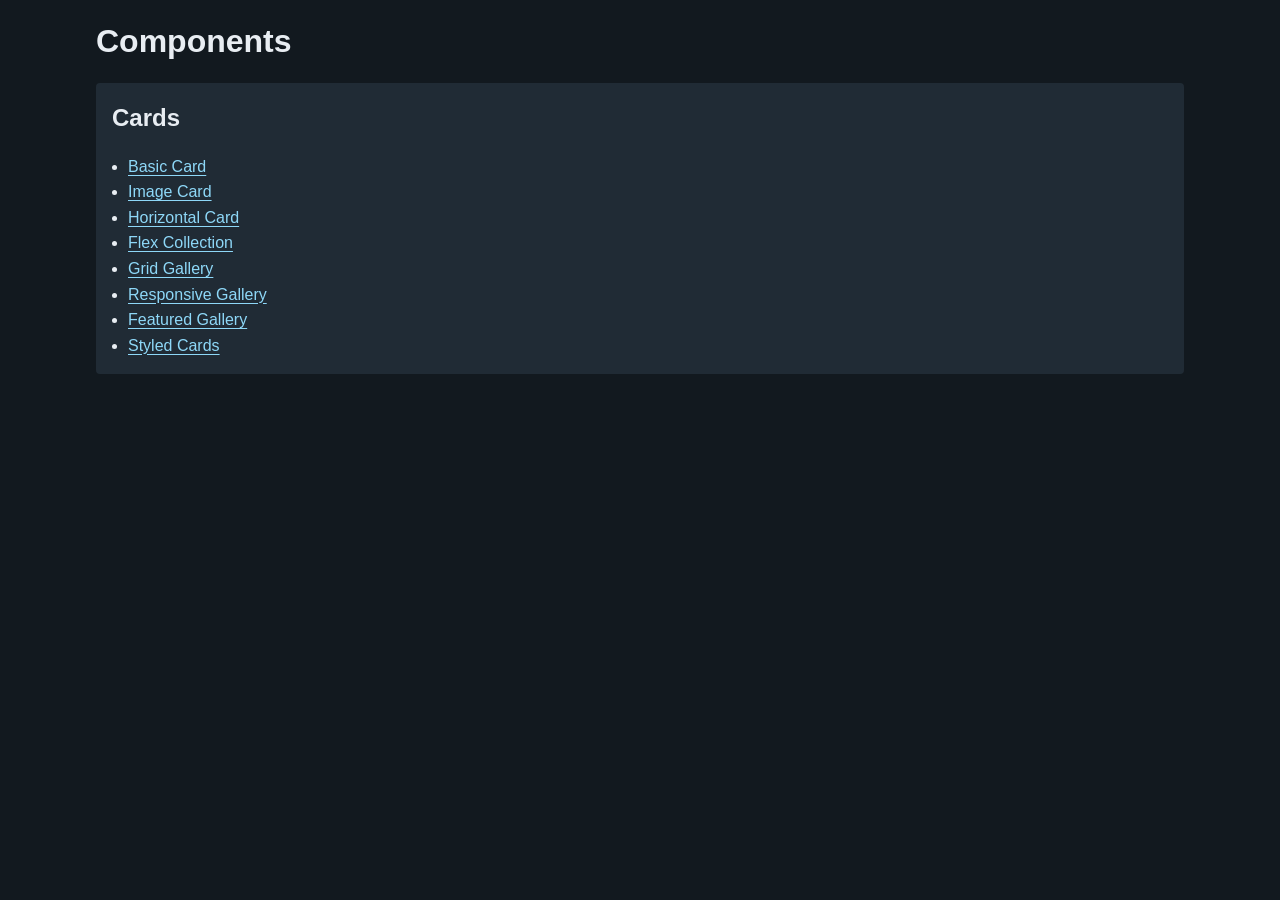
<file: components/index.html>
<!DOCTYPE html>
<html lang="en">
<head>
    <meta charset="UTF-8">
    <meta name="viewport" content="width=device-width, initial-scale=1.0">

    <link rel="stylesheet" href="style.css">

    <title>Component Examples</title>
</head>
<body>
    
    <!-- Unique content for the website -->
    <main class="container">
        <h1>Components</h1>

        <section class="category rounded">
            <h2>Cards</h2>

            <ul>
                <li>
                    <a href="cards/01-basic-card.html">
                        Basic Card
                    </a>
                </li>
                <li>
                    <a href="cards/02-image-card.html">
                        Image Card
                    </a>
                </li>
                <li>
                    <a href="cards/03-horizontal-card.html">
                        Horizontal Card
                    </a>
                </li>
                <li>
                    <a href="cards/04-flex-collection.html">
                        Flex Collection
                    </a>
                </li>
                <li>
                    <a href="cards/05-grid-gallery.html">
                        Grid Gallery
                    </a>
                </li>
                <li>
                    <a href="cards/06-responsive-gallery.html">
                        Responsive Gallery
                    </a>
                </li>
                <li>
                    <a href="cards/07-featured-gallery.html">
                        Featured Gallery
                    </a>
                </li>
                <li>
                    <a href="cards/08-styled-cards.html">
                        Styled Cards
                    </a>
                </li>
            </ul>
        </section>
    </main>

</body>
</html>
</file>
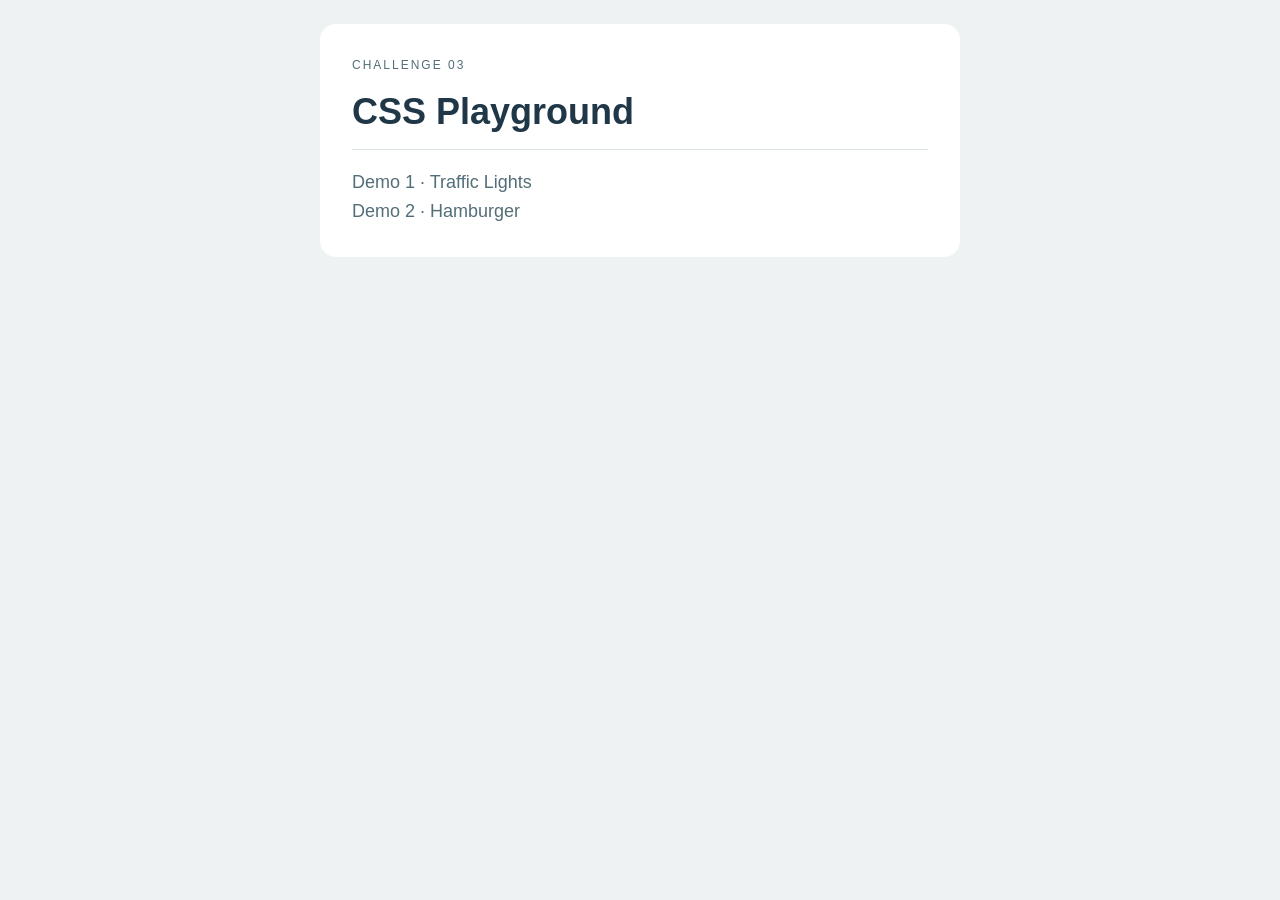
<file: playground/index.html>
<!DOCTYPE html>
<html lang="en">
<head>
    <meta charset="UTF-8">
    <meta name="viewport" content="width=device-width, initial-scale=1.0">

    <link rel="stylesheet" href="style.css">

    <title>CSS Playground</title>
</head>
<body>
    
    <main>

        <header>
            <div class="eyebrow">Challenge 03</div>
            <h1>CSS Playground</h1>
        </header>

        <ul class="menu">

            <li>
                <a href="demo-1-traffic-lights.html">
                    Demo 1 &middot; Traffic Lights
                </a>
            </li>
            <li>
                <a href="demo-2-hamburger.html">
                    Demo 2 &middot; Hamburger
                </a>
            </li>

        </ul>

    </main>

</body>
</html>
</file>
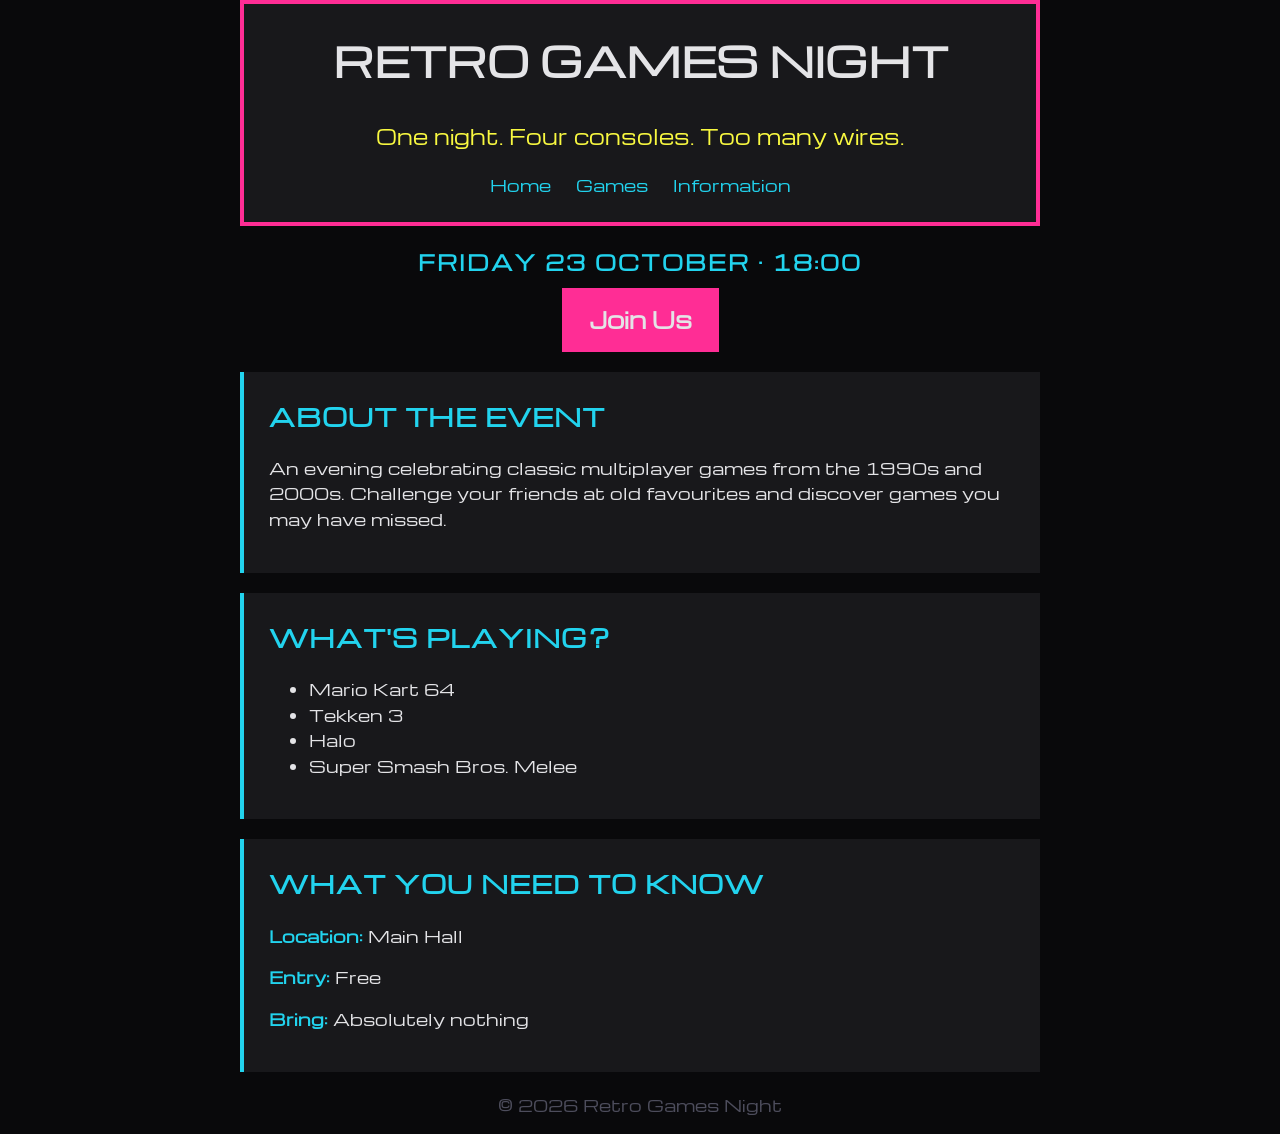
<file: retro/index.html>
<!DOCTYPE html>
<html lang="en">
<head>
    <meta charset="UTF-8">
    <meta name="viewport" content="width=device-width, initial-scale=1.0">

    <link rel="stylesheet" href="style.css">

    <title>Retro Games Night</title>
</head>
<body>
    
    <!-- Used to center the content -->
    <div>

        <header>
            <h1>Retro Games Night</h1>
            <p>One night. Four consoles. Too many wires.</p>
    
            <nav>
                <a href="#">Home</a>
                <a href="#">Games</a>
                <a href="#">Information</a>
            </nav>
        </header>
    
        <main>
            <section class="important">
                <time>Friday 23 October &middot; 18:00</time>
                <a href="#" class="button">Join Us</a>
            </section>
            
            <section class="info">
                <h2>About the Event</h2>
                <p>An evening celebrating classic multiplayer games from the 1990s and 2000s. Challenge your 
        friends at old favourites and discover games you may have missed.</p>
            </section>
    
            <section class="info">
                <h2>What's Playing?</h2>
                <ul>
                    <li>Mario Kart 64</li>
                    <li>Tekken 3</li>
                    <li>Halo</li>
                    <li>Super Smash Bros. Melee</li>
                </ul>
            </section>
    
            <section class="info">
                <h2>What You Need to Know</h2>
                <p>
                    <strong>Location:</strong>
                    Main Hall
                </p>
                <p>
                    <strong>Entry:</strong>
                    Free
                </p>
                <p>
                    <strong>Bring:</strong>
                    Absolutely nothing
                </p>
            </section>
        </main>
    
        <footer>
            <p>&copy; 2026 Retro Games Night</p>
        </footer>

    </div>
    
</body>
</html>
</file>
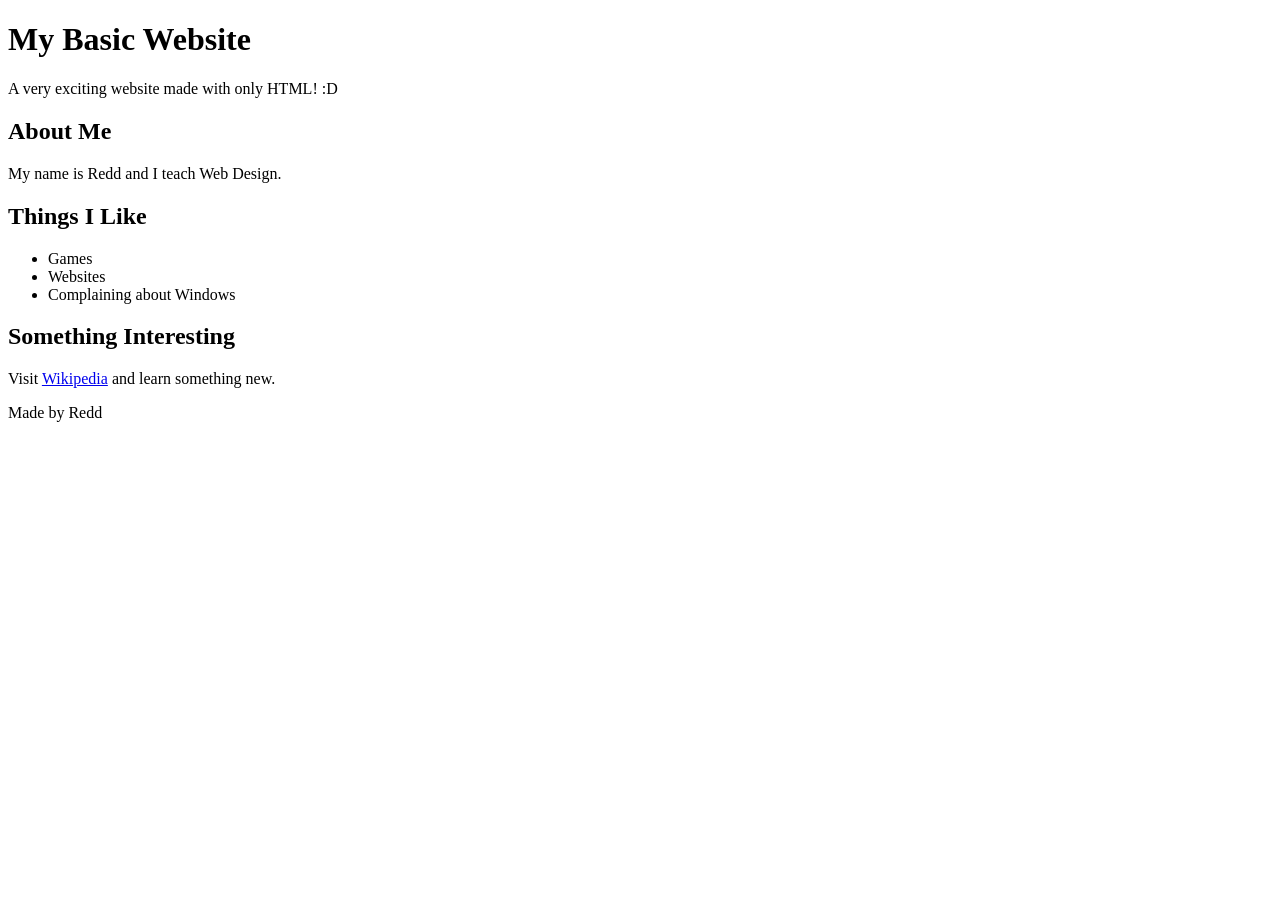
<file: basic-html.html>
<!DOCTYPE html>
<html>
    <head>
        <title>My First Website</title>
    </head>
    <body>

        <!-- Page Header -->
        <header>
            <h1>My Basic Website</h1>
            <p>
                A very exciting website
                made with only HTML! :D
            </p>
        </header>

        <!-- Main Page Content -->
        <main>

            <h2>About Me</h2>
            <p>
                My name is Redd and I teach
                Web Design.
            </p>

            <h2>Things I Like</h2>
            <ul>
                <li>Games</li>
                <li>Websites</li>
                <li>Complaining about Windows</li>
            </ul>
            
            <h2>Something Interesting</h2>
            <p>
                Visit
                <a href="//wikipedia.com">Wikipedia</a>
                and learn something new.
            </p>

        </main>

        <!-- Information at the bottom of the website -->
        <footer>
            <p>Made by Redd</p>
        </footer>

    </body>
</html>
</file>
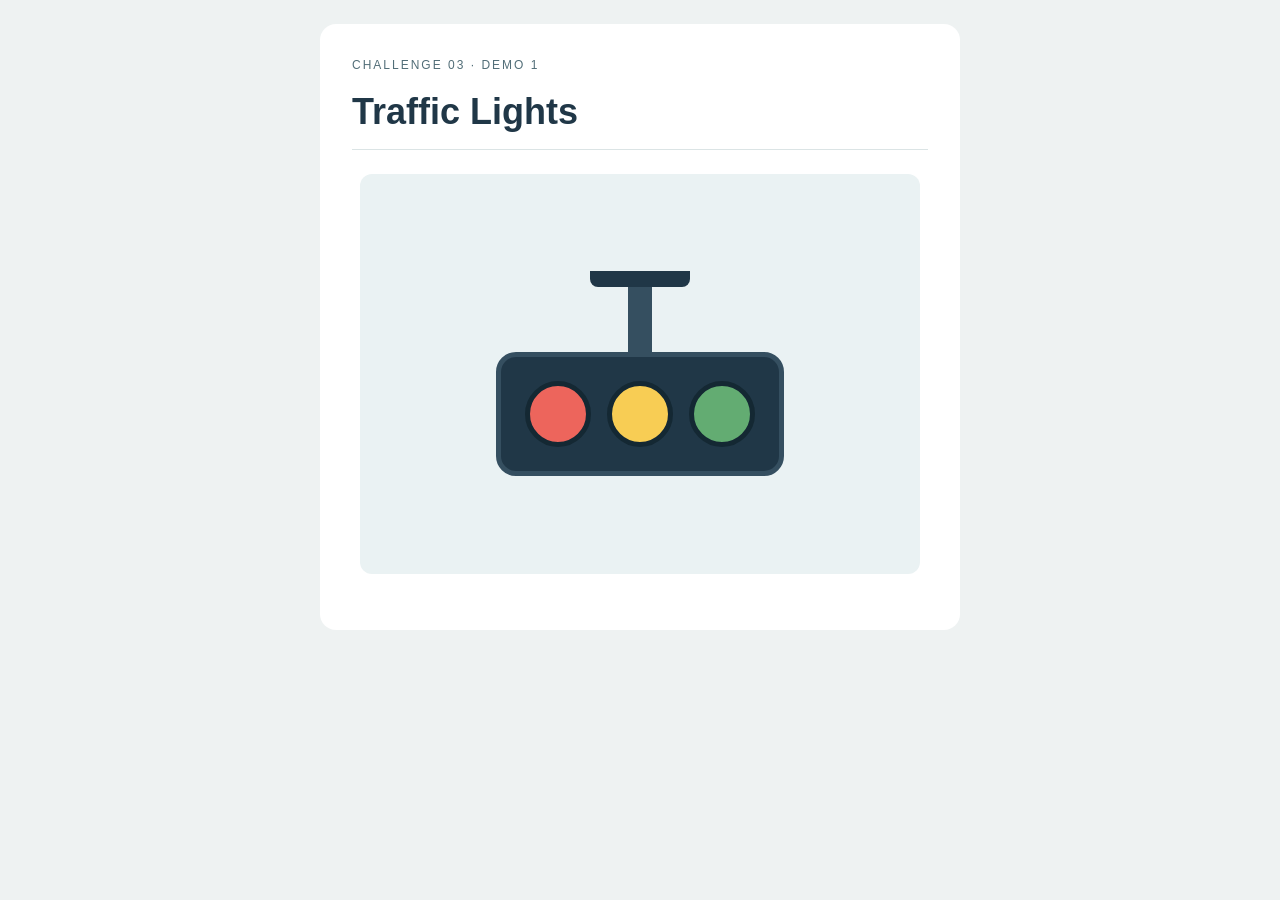
<file: playground/demo-1-traffic-lights.html>
<!DOCTYPE html>
<html lang="en">
<head>
    <meta charset="UTF-8">
    <meta name="viewport" content="width=device-width, initial-scale=1.0">

    <link rel="stylesheet" href="style.css">

    <title>Demo 1: Traffic Lights</title>
</head>
<body>
    
    <main>
        <header>
            <div class="eyebrow">
                Challenge 03 &middot; Demo 1
            </div>
            <h1>Traffic Lights</h1>
        </header>

        <div class="canvas">
            
            <!-- Traffic Light -->

            <div class="traffic-light">
                <div class="base"></div>
                <div class="pole"></div>
                <div class="housing">
                    <div class="light red"></div>
                    <div class="light amber"></div>
                    <div class="light green"></div>
                </div>
            </div>

            <!-- End Traffic Light -->

        </div>
    </main>

</body>
</html>
</file>
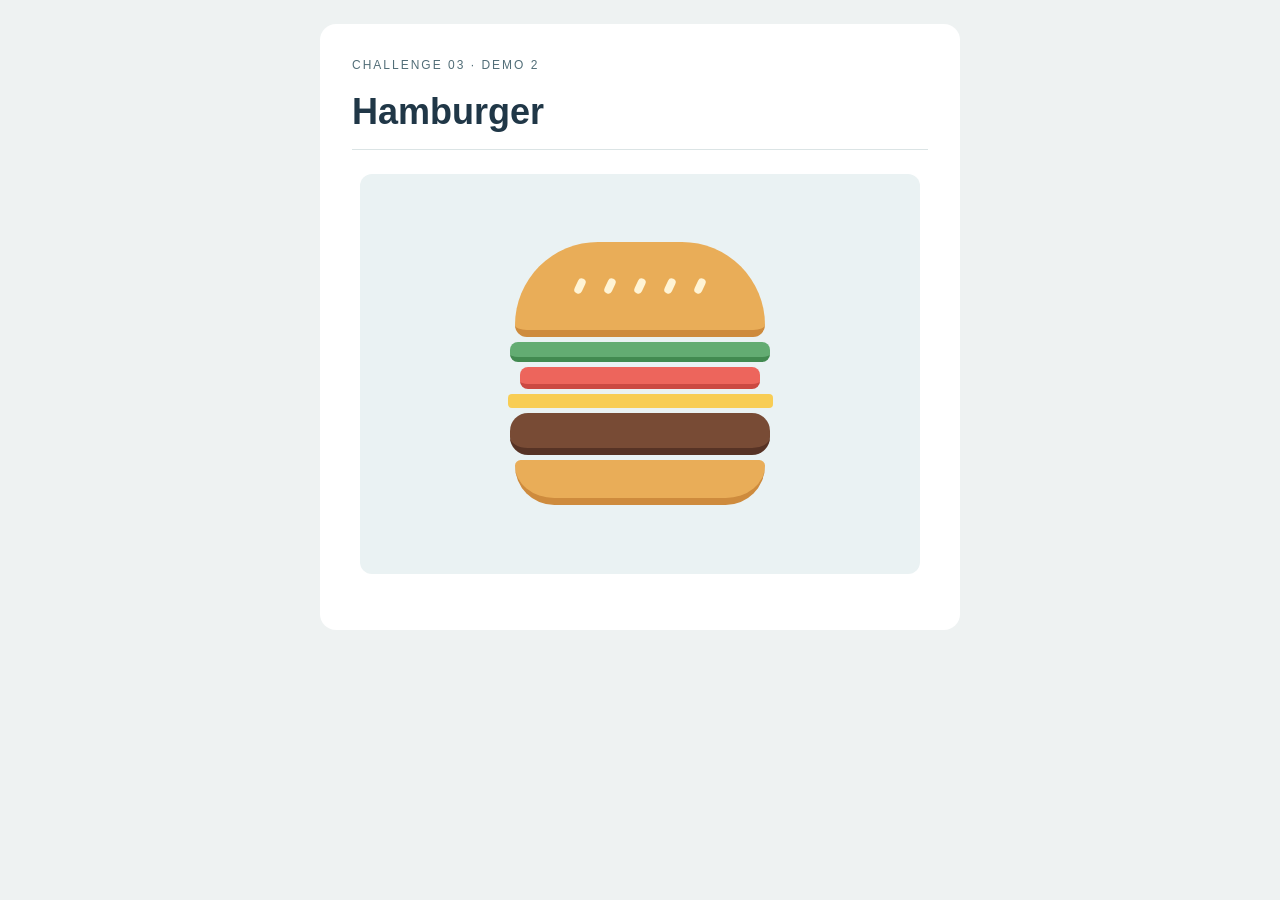
<file: playground/demo-2-hamburger.html>
<!DOCTYPE html>
<html lang="en">
<head>
    <meta charset="UTF-8">
    <meta name="viewport" content="width=device-width, initial-scale=1.0">

    <link rel="stylesheet" href="style.css">

    <title>Demo 1: Traffic Lights</title>
</head>
<body>
    
    <main>
        <header>
            <div class="eyebrow">
                Challenge 03 &middot; Demo 2
            </div>
            <h1>Hamburger</h1>
        </header>

        <div class="canvas">
            
            <!-- Hamburger -->

            <div class="hamburger">

                <div class="bun bun-top">
                    <div class="seed"></div>
                    <div class="seed"></div>
                    <div class="seed"></div>
                    <div class="seed"></div>
                    <div class="seed"></div>
                </div>

                <div class="layer lettuce"></div>
                <div class="layer tomato"></div>
                <div class="layer cheese"></div>
                <div class="layer patty"></div>

                <div class="bun bun-bottom"></div>

            </div>

            <!-- End Hamburger -->

        </div>
    </main>

</body>
</html>
</file>
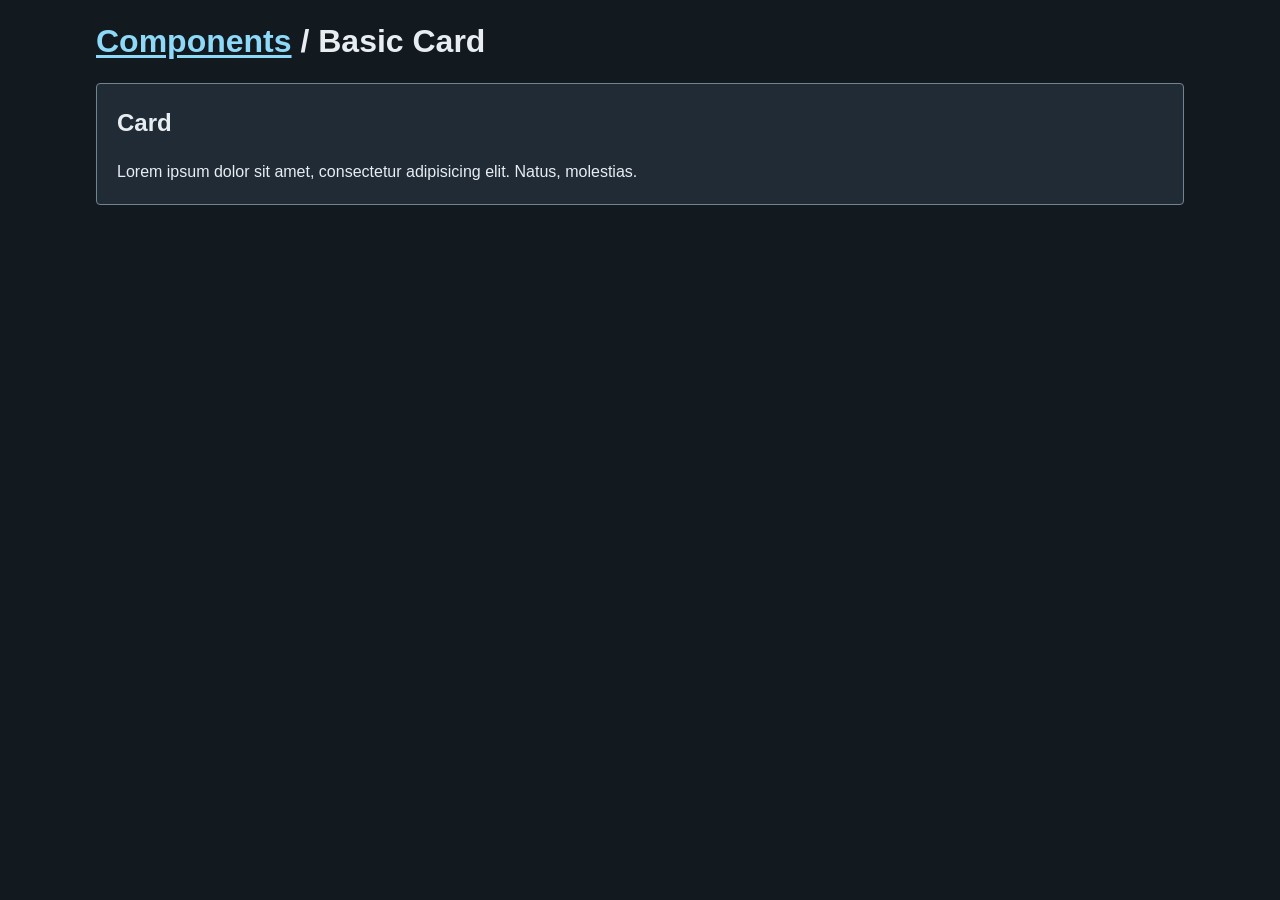
<file: components/cards/01-basic-card.html>
<!DOCTYPE html>
<html lang="en">
<head>
    <meta charset="UTF-8">
    <meta name="viewport" content="width=device-width, initial-scale=1.0">

    <!-- Tells this file where the base URL is -->
    <base href="/components/">
    <link rel="stylesheet" href="style.css">

    <title>Cards 01: Basic Card</title>
</head>
<body>
    
    <main class="container">

        <h1>
            <a href="index.html">Components</a>
            / Basic Card
        </h1>

        <article class="card rounded">
            <div class="card-body">
                <h2>Card</h2>
                <p>Lorem ipsum dolor sit amet, consectetur adipisicing elit. Natus, molestias.</p>
            </div>
        </article>

    </main>

</body>
</html>
</file>
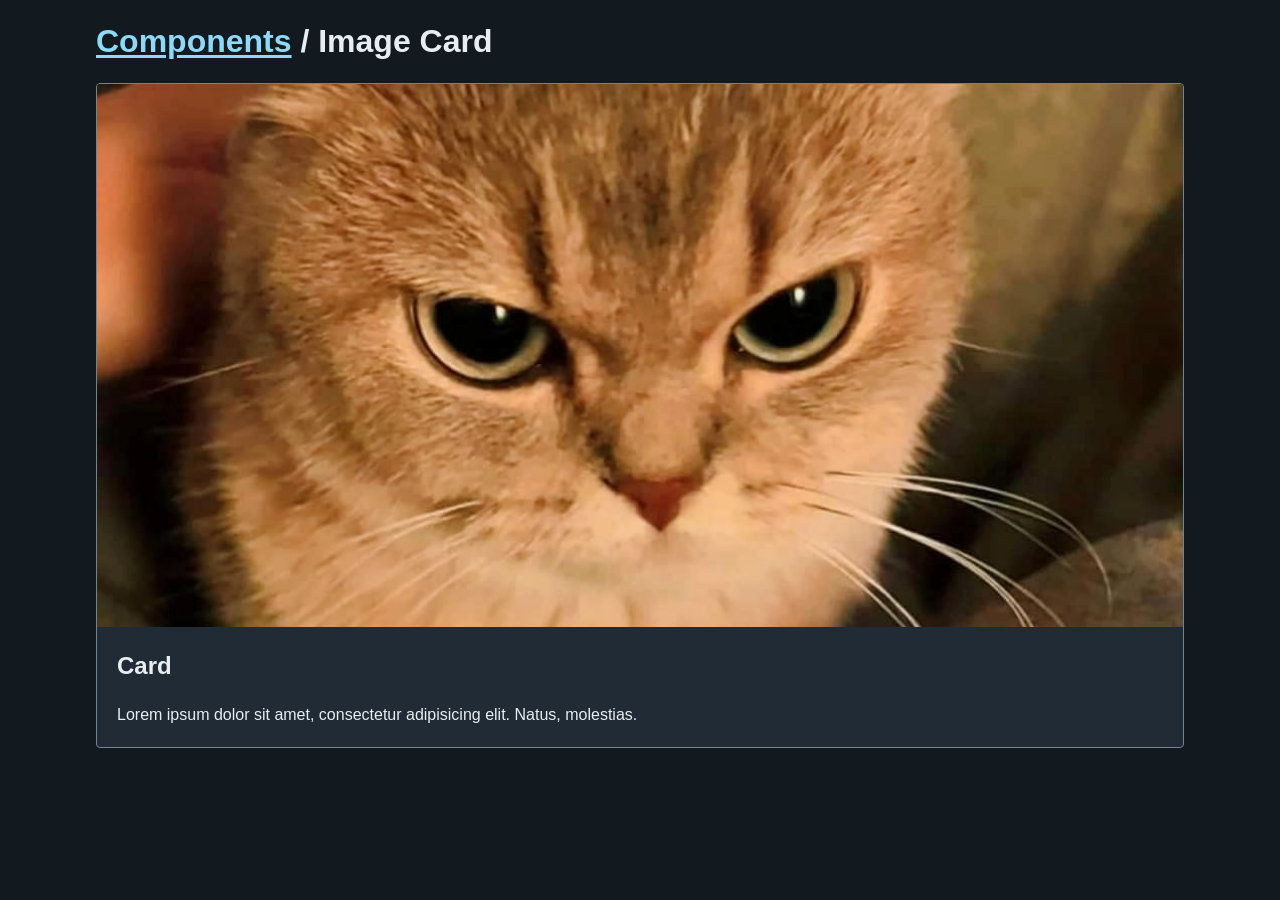
<file: components/cards/02-image-card.html>
<!DOCTYPE html>
<html lang="en">
<head>
    <meta charset="UTF-8">
    <meta name="viewport" content="width=device-width, initial-scale=1.0">

    <!-- Tells this file where the base URL is -->
    <base href="/components/">
    <link rel="stylesheet" href="style.css">

    <title>Cards 02: Image Card</title>
</head>
<body>
    
    <main class="container">

        <h1>
            <a href="index.html">Components</a>
            / Image Card
        </h1>

        <article class="card rounded">
            <img src="images/angry-cat.png" alt="An angry cat" class="card-image">
            <div class="card-body">
                <h2>Card</h2>
                <p>Lorem ipsum dolor sit amet, consectetur adipisicing elit. Natus, molestias.</p>
            </div>
        </article>

    </main>

</body>
</html>
</file>
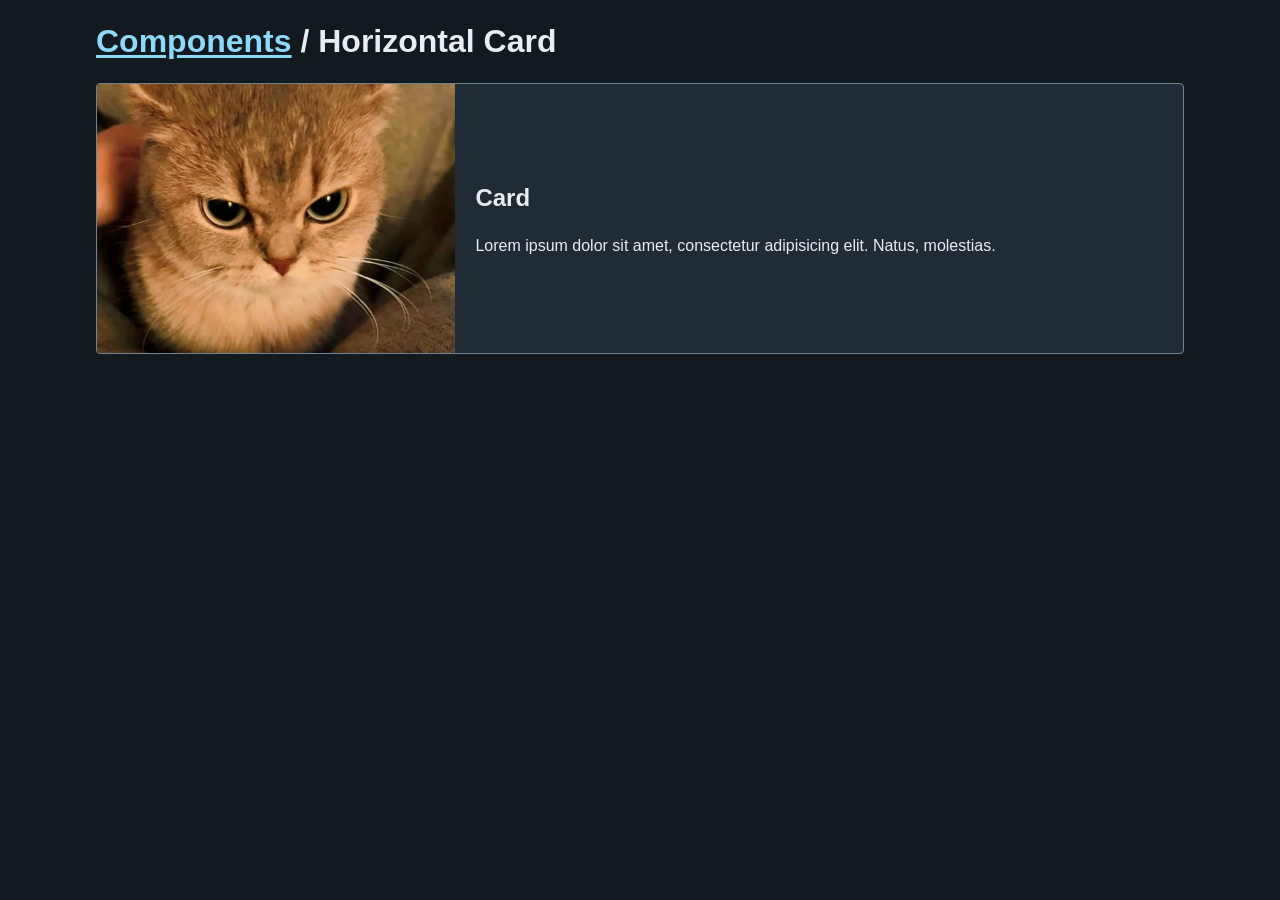
<file: components/cards/03-horizontal-card.html>
<!DOCTYPE html>
<html lang="en">
<head>
    <meta charset="UTF-8">
    <meta name="viewport" content="width=device-width, initial-scale=1.0">

    <!-- Tells this file where the base URL is -->
    <base href="/components/">
    <link rel="stylesheet" href="style.css">

    <title>Cards 03: Horizontal Card</title>
</head>
<body>
    
    <main class="container">

        <h1>
            <a href="index.html">Components</a>
            / Horizontal Card
        </h1>

        <article class="card horizontal-card rounded">
            <img src="images/angry-cat.png" alt="An angry cat" class="card-image">
            <div class="card-body">
                <h2>Card</h2>
                <p>Lorem ipsum dolor sit amet, consectetur adipisicing elit. Natus, molestias.</p>
            </div>
        </article>

    </main>

</body>
</html>
</file>
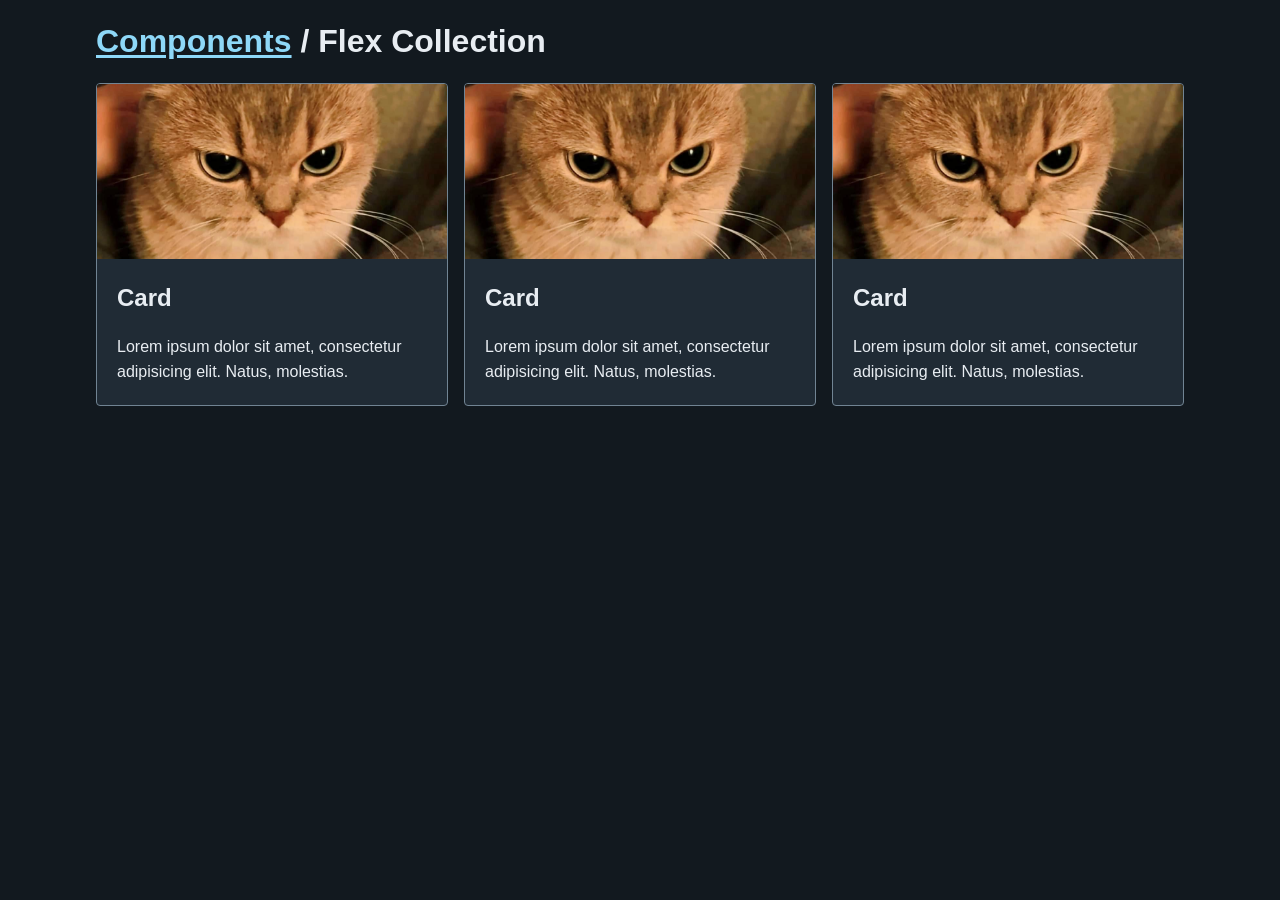
<file: components/cards/04-flex-collection.html>
<!DOCTYPE html>
<html lang="en">
<head>
    <meta charset="UTF-8">
    <meta name="viewport" content="width=device-width, initial-scale=1.0">
    
    <!-- Tells this file where the base URL is -->
    <base href="/components/">
    <link rel="stylesheet" href="style.css">
    
    <title>Cards 04: Flex Collection</title>
</head>
<body>
    
    <main class="container">
        
        <h1>
            <a href="index.html">Components</a>
            / Flex Collection
        </h1>
        
        <section class="flex-collection">
            
            <article class="card rounded">
                <img src="images/angry-cat.png" alt="An angry cat" class="card-image">
                <div class="card-body">
                    <h2>Card</h2>
                    <p>Lorem ipsum dolor sit amet, consectetur adipisicing elit. Natus, molestias.</p>
                </div>
            </article>
            
            <article class="card rounded">
                <img src="images/angry-cat.png" alt="An angry cat" class="card-image">
                <div class="card-body">
                    <h2>Card</h2>
                    <p>Lorem ipsum dolor sit amet, consectetur adipisicing elit. Natus, molestias.</p>
                </div>
            </article>
            
            <article class="card rounded">
                <img src="images/angry-cat.png" alt="An angry cat" class="card-image">
                <div class="card-body">
                    <h2>Card</h2>
                    <p>Lorem ipsum dolor sit amet, consectetur adipisicing elit. Natus, molestias.</p>
                </div>
            </article>
            
        </section>
        
    </main>
    
</body>
</html>
</file>
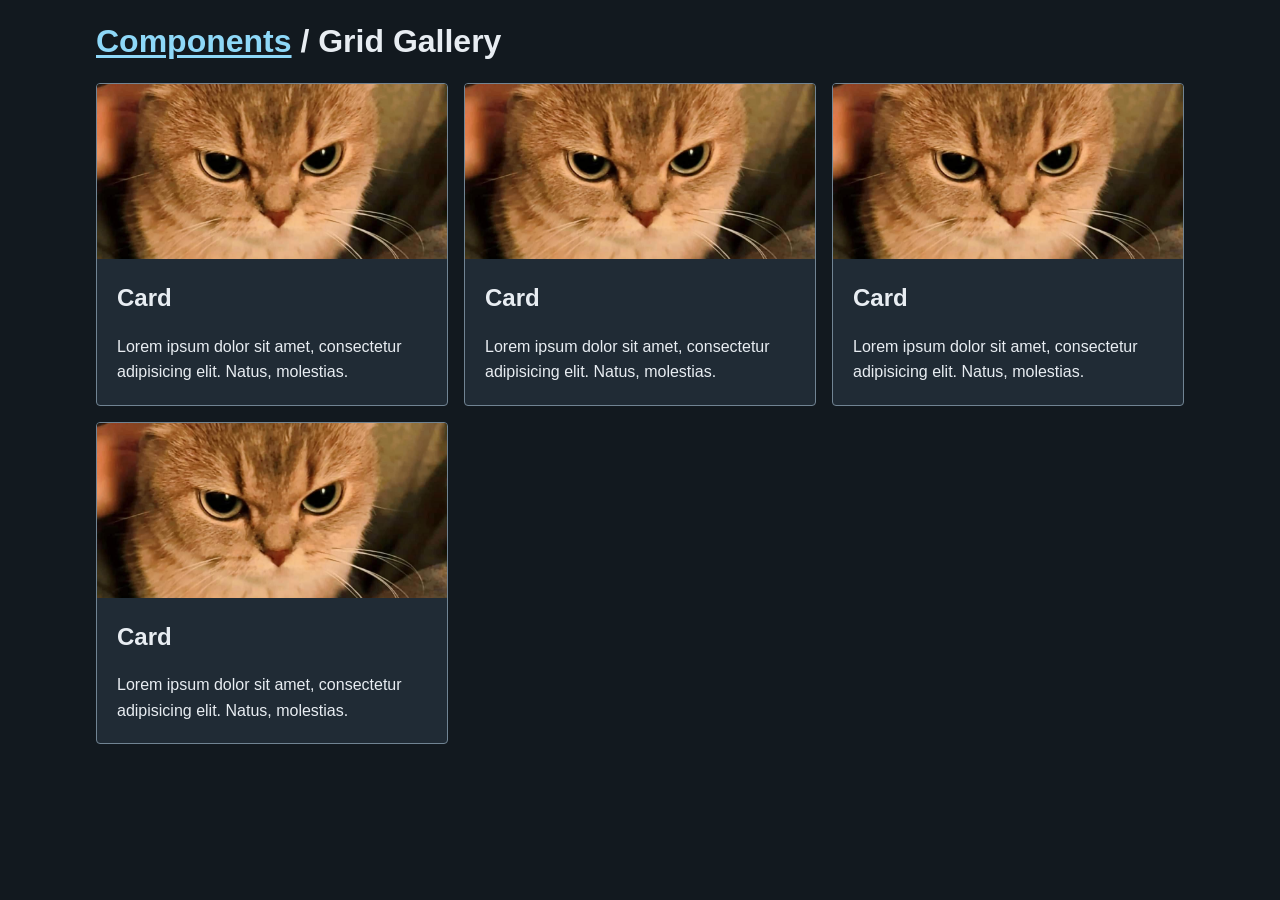
<file: components/cards/05-grid-gallery.html>
<!DOCTYPE html>
<html lang="en">
<head>
    <meta charset="UTF-8">
    <meta name="viewport" content="width=device-width, initial-scale=1.0">
    
    <!-- Tells this file where the base URL is -->
    <base href="/components/">
    <link rel="stylesheet" href="style.css">
    
    <title>Cards 05: Grid Gallery</title>
</head>
<body>
    
    <main class="container">
        
        <h1>
            <a href="index.html">Components</a>
            / Grid Gallery
        </h1>
        
        <section class="grid-gallery">
            
            <article class="card rounded">
                <img src="images/angry-cat.png" alt="An angry cat" class="card-image">
                <div class="card-body">
                    <h2>Card</h2>
                    <p>Lorem ipsum dolor sit amet, consectetur adipisicing elit. Natus, molestias.</p>
                </div>
            </article>
            
            <article class="card rounded">
                <img src="images/angry-cat.png" alt="An angry cat" class="card-image">
                <div class="card-body">
                    <h2>Card</h2>
                    <p>Lorem ipsum dolor sit amet, consectetur adipisicing elit. Natus, molestias.</p>
                </div>
            </article>
            
            <article class="card rounded">
                <img src="images/angry-cat.png" alt="An angry cat" class="card-image">
                <div class="card-body">
                    <h2>Card</h2>
                    <p>Lorem ipsum dolor sit amet, consectetur adipisicing elit. Natus, molestias.</p>
                </div>
            </article>

            <article class="card rounded">
                <img src="images/angry-cat.png" alt="An angry cat" class="card-image">
                <div class="card-body">
                    <h2>Card</h2>
                    <p>Lorem ipsum dolor sit amet, consectetur adipisicing elit. Natus, molestias.</p>
                </div>
            </article>
            
        </section>
        
    </main>
    
</body>
</html>
</file>
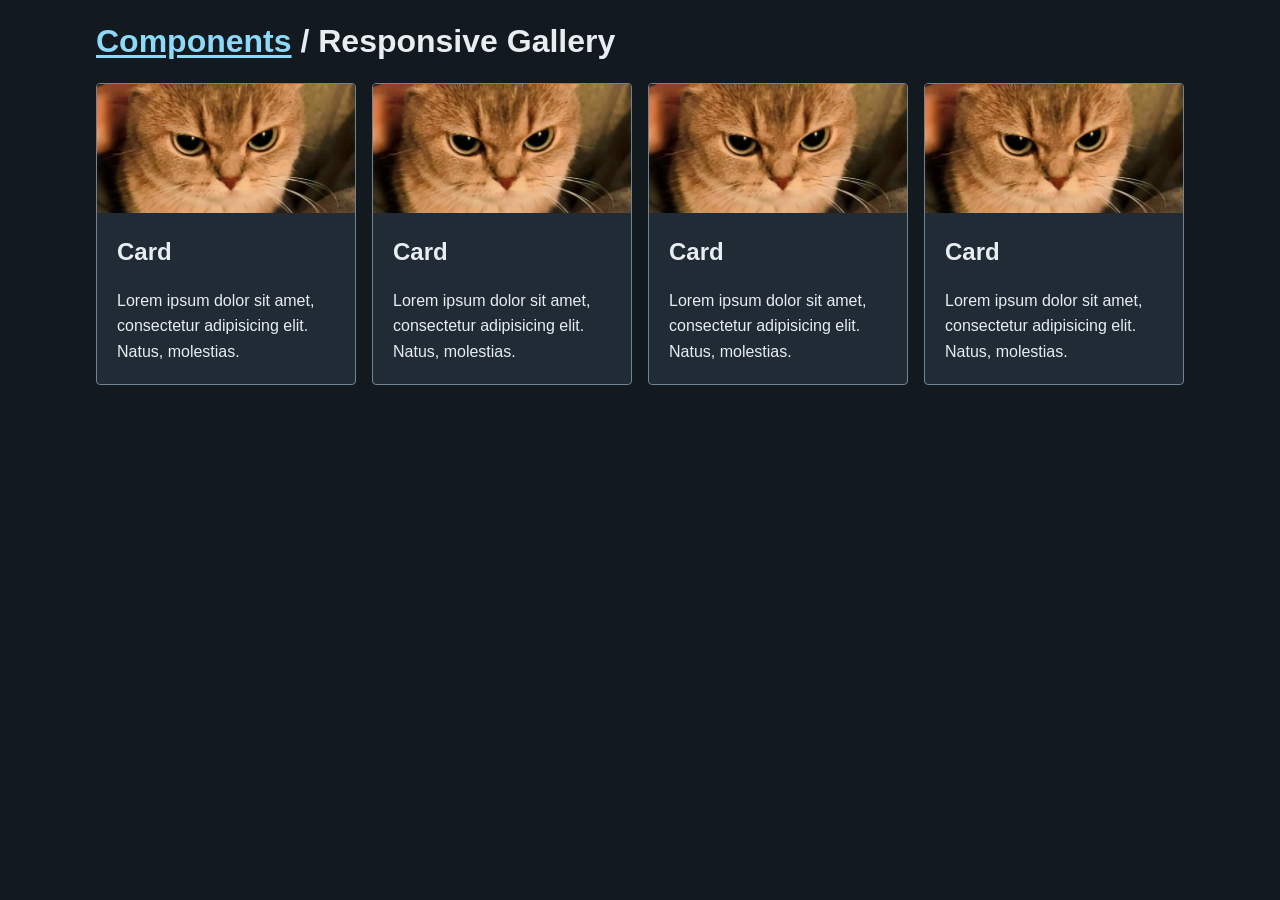
<file: components/cards/06-responsive-gallery.html>
<!DOCTYPE html>
<html lang="en">
<head>
    <meta charset="UTF-8">
    <meta name="viewport" content="width=device-width, initial-scale=1.0">
    
    <!-- Tells this file where the base URL is -->
    <base href="/components/">
    <link rel="stylesheet" href="style.css">
    
    <title>Cards 06: Responsive Gallery</title>
</head>
<body>
    
    <main class="container">
        
        <h1>
            <a href="index.html">Components</a>
            / Responsive Gallery
        </h1>
        
        <section class="grid-gallery responsive">
            
            <article class="card rounded">
                <img src="images/angry-cat.png" alt="An angry cat" class="card-image">
                <div class="card-body">
                    <h2>Card</h2>
                    <p>Lorem ipsum dolor sit amet, consectetur adipisicing elit. Natus, molestias.</p>
                </div>
            </article>
            
            <article class="card rounded">
                <img src="images/angry-cat.png" alt="An angry cat" class="card-image">
                <div class="card-body">
                    <h2>Card</h2>
                    <p>Lorem ipsum dolor sit amet, consectetur adipisicing elit. Natus, molestias.</p>
                </div>
            </article>
            
            <article class="card rounded">
                <img src="images/angry-cat.png" alt="An angry cat" class="card-image">
                <div class="card-body">
                    <h2>Card</h2>
                    <p>Lorem ipsum dolor sit amet, consectetur adipisicing elit. Natus, molestias.</p>
                </div>
            </article>

            <article class="card rounded">
                <img src="images/angry-cat.png" alt="An angry cat" class="card-image">
                <div class="card-body">
                    <h2>Card</h2>
                    <p>Lorem ipsum dolor sit amet, consectetur adipisicing elit. Natus, molestias.</p>
                </div>
            </article>
            
        </section>
        
    </main>
    
</body>
</html>
</file>
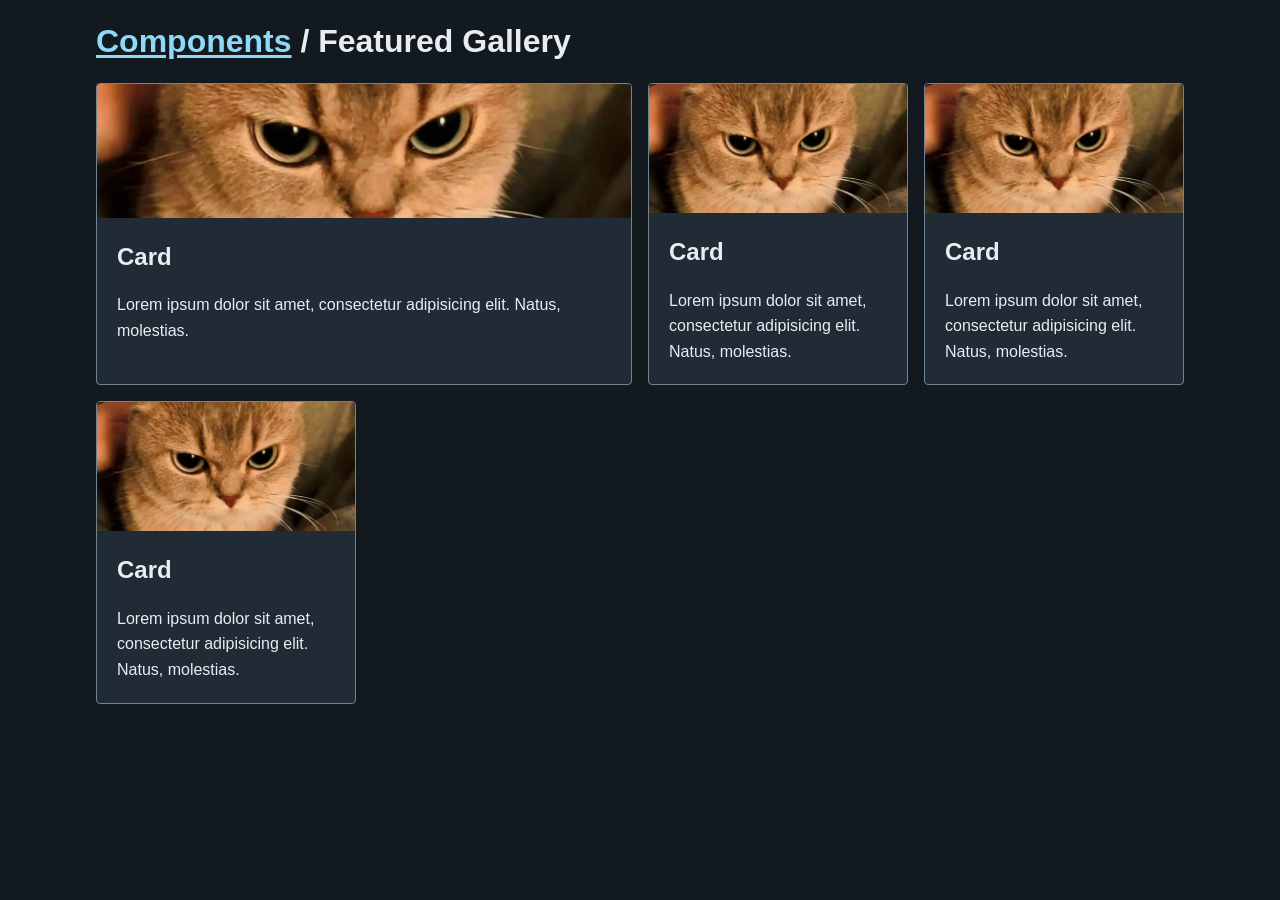
<file: components/cards/07-featured-gallery.html>
<!DOCTYPE html>
<html lang="en">
<head>
    <meta charset="UTF-8">
    <meta name="viewport" content="width=device-width, initial-scale=1.0">
    
    <!-- Tells this file where the base URL is -->
    <base href="/components/">
    <link rel="stylesheet" href="style.css">
    
    <title>Cards 07: Featured Gallery</title>
</head>
<body>
    
    <main class="container">
        
        <h1>
            <a href="index.html">Components</a>
            / Featured Gallery
        </h1>
        
        <section class="grid-gallery responsive">
            
            <article class="card rounded featured">
                <img src="images/angry-cat.png" alt="An angry cat" class="card-image">
                <div class="card-body">
                    <h2>Card</h2>
                    <p>Lorem ipsum dolor sit amet, consectetur adipisicing elit. Natus, molestias.</p>
                </div>
            </article>
            
            <article class="card rounded">
                <img src="images/angry-cat.png" alt="An angry cat" class="card-image">
                <div class="card-body">
                    <h2>Card</h2>
                    <p>Lorem ipsum dolor sit amet, consectetur adipisicing elit. Natus, molestias.</p>
                </div>
            </article>
            
            <article class="card rounded">
                <img src="images/angry-cat.png" alt="An angry cat" class="card-image">
                <div class="card-body">
                    <h2>Card</h2>
                    <p>Lorem ipsum dolor sit amet, consectetur adipisicing elit. Natus, molestias.</p>
                </div>
            </article>

            <article class="card rounded">
                <img src="images/angry-cat.png" alt="An angry cat" class="card-image">
                <div class="card-body">
                    <h2>Card</h2>
                    <p>Lorem ipsum dolor sit amet, consectetur adipisicing elit. Natus, molestias.</p>
                </div>
            </article>
            
        </section>
        
    </main>
    
</body>
</html>
</file>
<file: components/style.css>
/* This block targets ALL elements inside a website */
* {
    box-sizing: border-box;
    /* Lets us give accurate sizing */

    margin: 0;
    padding: 0;
    /* Remove all the invisible noise */
}

body {
    background-color: #12191f;
    color: #e8edf2;

    font-family: Arial, sans-serif;
    line-height: 1.6;

    padding: 1rem;
    /* rem - root font size (16px by default) */
}

a {
    color: #8ed8f8;
    text-underline-offset: 0.2rem;
}
a:hover {
    color: #bdeaff;
}

/* A comma applies the same
    style for different elements */
h1, h2, h3, h4, h5, h6 {
    margin-bottom: 1rem;
}

ul {
    padding-left: 1rem;
}

.container {
    max-width: 68rem;
    /* 68rem = 1088px */

    margin-inline: auto;
    /* horizontal margins */
}

.category {
    background-color: #202b35;
    padding: 1rem;
}

.rounded {
    border-radius: 0.25rem;
    overflow: hidden;
    /* removes the parts that SHOULD NOT fit */
}

/****************** CARDS ******************/
.card {
    background-color: #202b35;
    border: 1px solid #718493;
}

.card-body {
    padding: 1.25rem;
}

.card-image {
    display: block;
    width: 100%;

    /* ensures that the image is scaled properly */
    aspect-ratio: 4 / 2;

    /* crops the parts of the image that don't fit */
    object-fit: cover;
    object-position: center;
}

/* if the card is featured, change the image size */
.card.featured .card-image {
    aspect-ratio: 4 / 1;
}

.horizontal-card {
    display: flex;
    align-items: center;
}

.horizontal-card .card-image {
    width: 33%;
    aspect-ratio: 4 / 3;
}

/****************** LAYOUT ******************/

.flex-collection {
    display: flex;
    flex-wrap: wrap;
    gap: 1rem;
}

/* > means direct child */
.flex-collection > .card {
    flex-grow: 1;
    flex-shrink: 1;
    flex-basis: 15rem;
    /* never go past 15rem */
}

.grid-gallery {
    display: grid;
    gap: 1rem;

    /* define a template */
    grid-template-columns: repeat(3, 1fr);
    /* 1fr -> 1 fraction */
}

/* Both classes need to present on the same element */
.grid-gallery.responsive {
    grid-template-columns: repeat(auto-fit, minmax(min(100%, 15rem), 1fr));
    
    /* min() finds the minimum between two numbers */
    /* 100% can be less than 15rem (240px)
        so it can take priority */
    /* minmax() keeps a number between two values
        in this case, between the space size and 1fr */
}

.grid-gallery .featured {
    grid-column: span 2;
    /* takes up 2 columns */
}

/****************** TRANSITIONS ******************/

.lift {
    box-shadow: 0 2px 5px #ffffff20; 
    /* values: x, y, blur radius, color with alpha */

    transition: translate 180ms ease, box-shadow 180ms ease;
    /* property, duration, transition style */
}

.lift:hover {
    translate: 0 -0.25rem;
    /* move up by 4px */

    box-shadow: 0 5px 12px #ffffff40;
}
</file>
<file: playground/style.css>
* {
    /* Makes the boxes behave correctly */
    box-sizing: border-box;
}

body {
    margin: 0;
    background-color: #eef2f2;
    color: #203747;

    font-size: 18px;
    line-height: 1.6;
    font-family: Arial, sans-serif;
}

main {
    /* Small width + margin: auto will center */
    width: 640px;
    margin: 24px auto;
    padding: 32px;
    background-color: #fff;
    border-radius: 16px;
}

header {
    border-bottom: 1px solid #dbe4e5;
}

header .eyebrow {
    font-size: 12px;
    letter-spacing: 2px;
    text-transform: uppercase;
    color: #526e78;
}

header h1 {
    margin: 8px 0;
}

.menu {
    list-style: none;
    padding: 0;
    margin-bottom: 0;
}

.menu a {
    color: #526e78;
    text-decoration: none;
}

.menu a:hover {
    text-decoration: underline;
}

.canvas {
    display: grid;
    place-items: center;

    background-color: #eaf2f3;
    border-radius: 12px;
    margin: 24px auto;
    width: 560px;
    height: 400px;
}

/****************************************** TRAFFIC LIGHTS ******************************************/

.traffic-light .base {
    background-color: #203747;

    width: 100px;
    height: 16px;
    margin: auto;

    border-radius: 0 0 8px 8px;
}

.traffic-light .pole {
    width: 24px;
    height: 65px;
    background-color: #354f60;
    margin: auto;
}

.traffic-light .housing {
    background-color: #203747;
    border: 5px solid #354f60;
    border-radius: 20px;

    padding: 24px;
    display: flex;
    gap: 16px;
}

.traffic-light .light {
    width: 66px;
    aspect-ratio: 1 / 1; /* make it square 1:1 */

    border: 5px solid #142833;
    border-radius: 100%;
}
.traffic-light .red {
    background-color: #ed655c;
}
.traffic-light .amber {
    background-color: #f8cd54;
}
.traffic-light .green {
    background-color: #63ac72;
}

/****************************************** HAMBURGER ******************************************/

.hamburger {
    display: flex;
    flex-direction: column;
    align-items: center;
    gap: 5px;
}

.hamburger .bun {
    width: 250px;
    background-color: #e9ad58;
    border-bottom: 7px solid #ce8b3d;
}

.hamburger .bun-top {
    height: 95px;
    border-radius: 125px 125px 18px 18px;

    display: flex;
    justify-content: center;
    align-items: center;
    gap: 22px;
}

.hamburger .bun-bottom {
    height: 45px;
    border-radius: 18px 18px 125px 125px;
}

.hamburger .layer {
    width: 260px;
    border-radius: 8px;
}

.hamburger .lettuce {
    height: 20px;
    background-color: #63ac72;
    border-bottom: 5px solid #428a50;
}

.hamburger .tomato {
    width: 240px;
    height: 22px;
    background-color: #ed655c;
    border-bottom: 5px solid #cb4942;
}

.hamburger .cheese {
    width: 265px;
    height: 14px;
    background-color: #f8cd54;
    border-radius: 4px;
}

.hamburger .patty {
    height: 42px;
    background-color: #784b35;
    border-bottom: 7px solid #573325;
    border-radius: 18px;
}

.hamburger .seed {
    width: 8px;
    height: 16px;
    background-color: #fff4d5;
    border-radius: 4px;
    rotate: 25deg;
}
</file>
<file: retro/style.css>
@import url('https://fonts.googleapis.com/css2?family=Caesar+Dressing&family=Michroma&display=swap');

/* Targets the body */
body {
    background-color: #09090b;
    color: #e4e4e7;

    font-family: Michroma, Arial, sans-serif;

    margin: 0;
    line-height: 1.6;
}

div {
    max-width: 800px;
    margin: auto;
}

a {
    color: #e4e4e7;
}

header {
    background-color: #18181b;
    border-width: 4px;
    border-style: solid;
    border-color: #ff2d95;
    
    padding: 25px;
}

header h1 {
    text-transform: uppercase;
    text-align: center;

    margin-top: 0;
    font-size: 40px;
}

header p {
    color: #f8f840;
    text-align: center;
    font-size: 20px;
}

nav {
    text-align: center;
}

nav a {
    color: #22d3ee;
    text-decoration: none;
    
    /* 0 - top/bottom 10px - left/right */
    margin: 0 10px;
}
nav a:hover {
    color: #e4e4e7;
    text-decoration: underline;
}

section {
    margin: 20px 0;
}

.info {
    background-color: #18181b;
    padding: 25px;

    border-left: 4px solid #22d3ee;
    /* size, style, color */
}

.info h2 {
    margin-top: 0;

    text-transform: uppercase;
    color: #22d3ee;
    letter-spacing: 1px;
}

time {
    display: block;

    color: #22d3ee;
    font-weight: bold;
    text-transform: uppercase;
    letter-spacing: 2px;
    text-align: center;
    font-size: 20px;
}

.button {
    background-color: #ff2d95;
    border: 2px solid #ff2d95;
    color: #e4e4e7;
    padding: 12px 25px;
    display: inline-block;
    margin-top: 10px;
    font-size: 22px;
    font-weight: bold;
    text-decoration: none;
}

.button:hover {
    background-color: transparent;
    color: #ff2d95;
}

.important {
    text-align: center;
}

strong {
    color: #22d3ee;
}

footer {
    color: #4d4d5c;
    text-align: center;
    margin-top: 15px;
}
</file>
